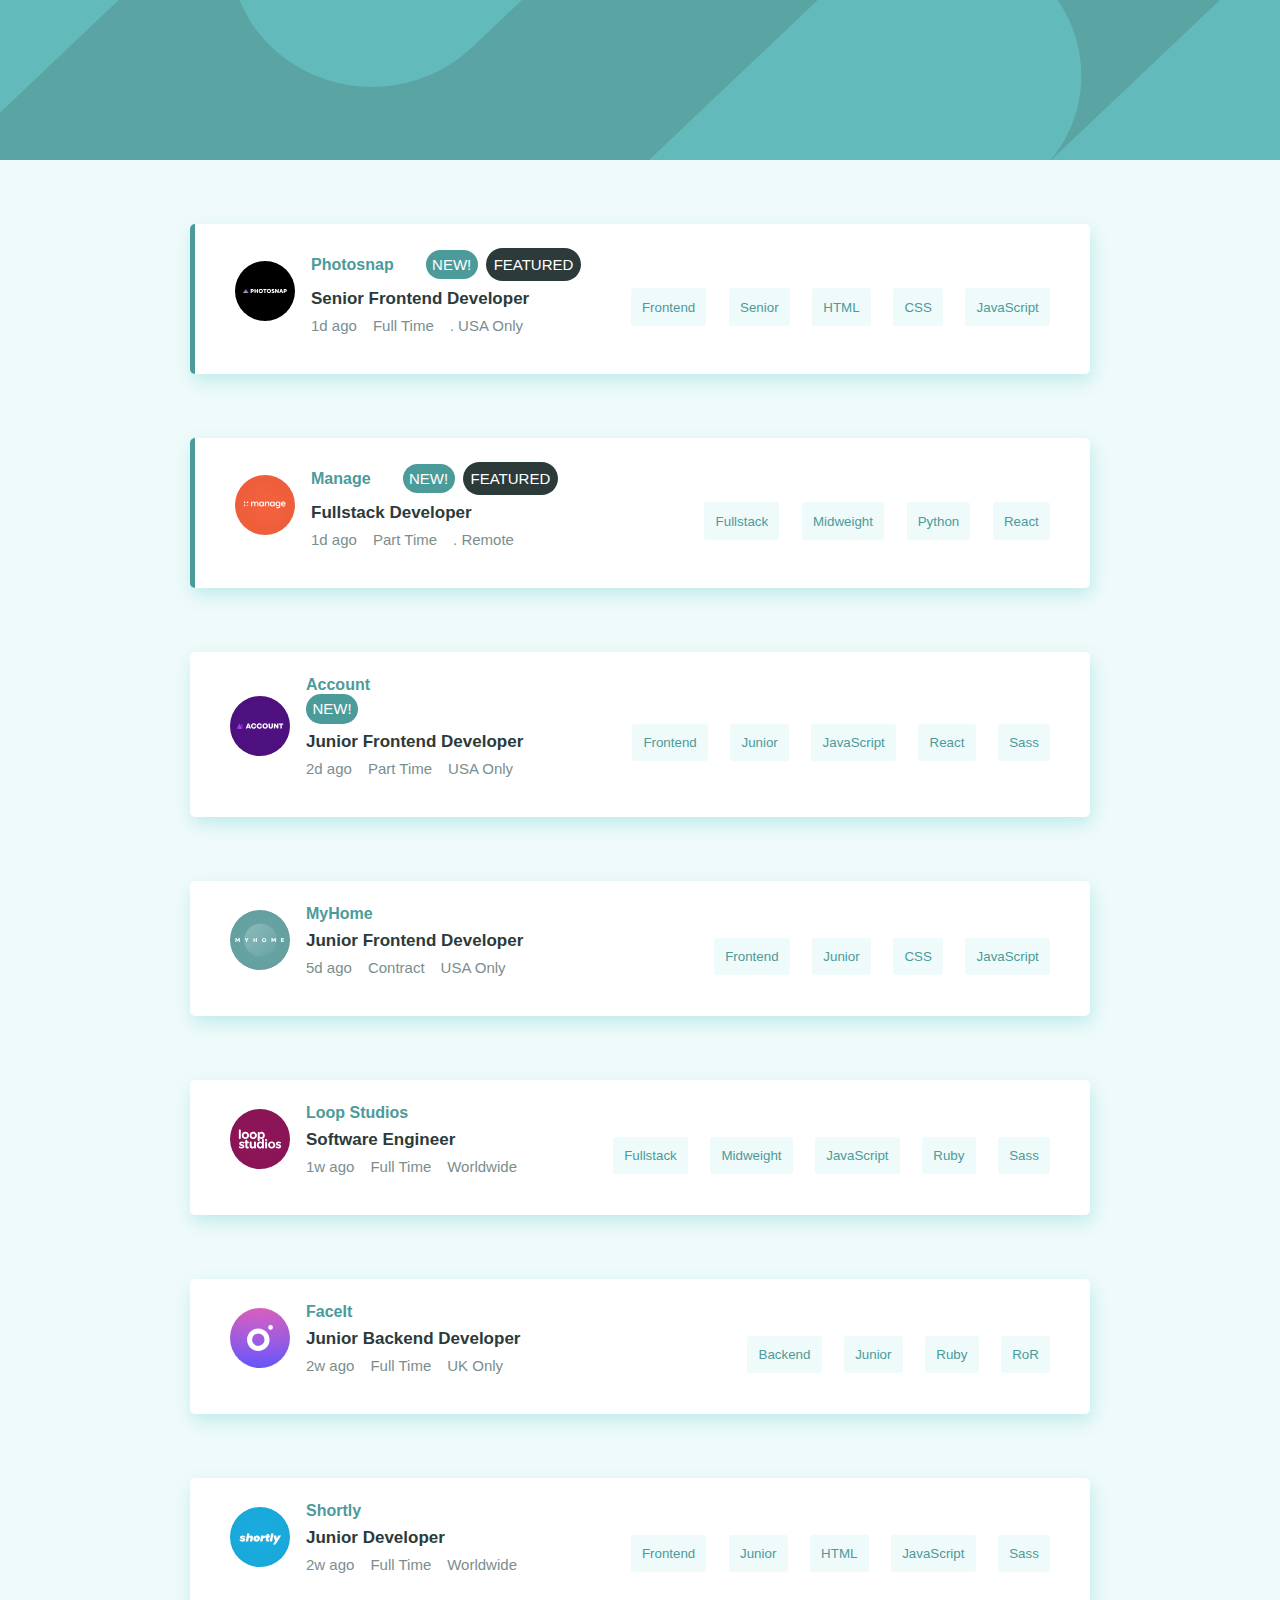
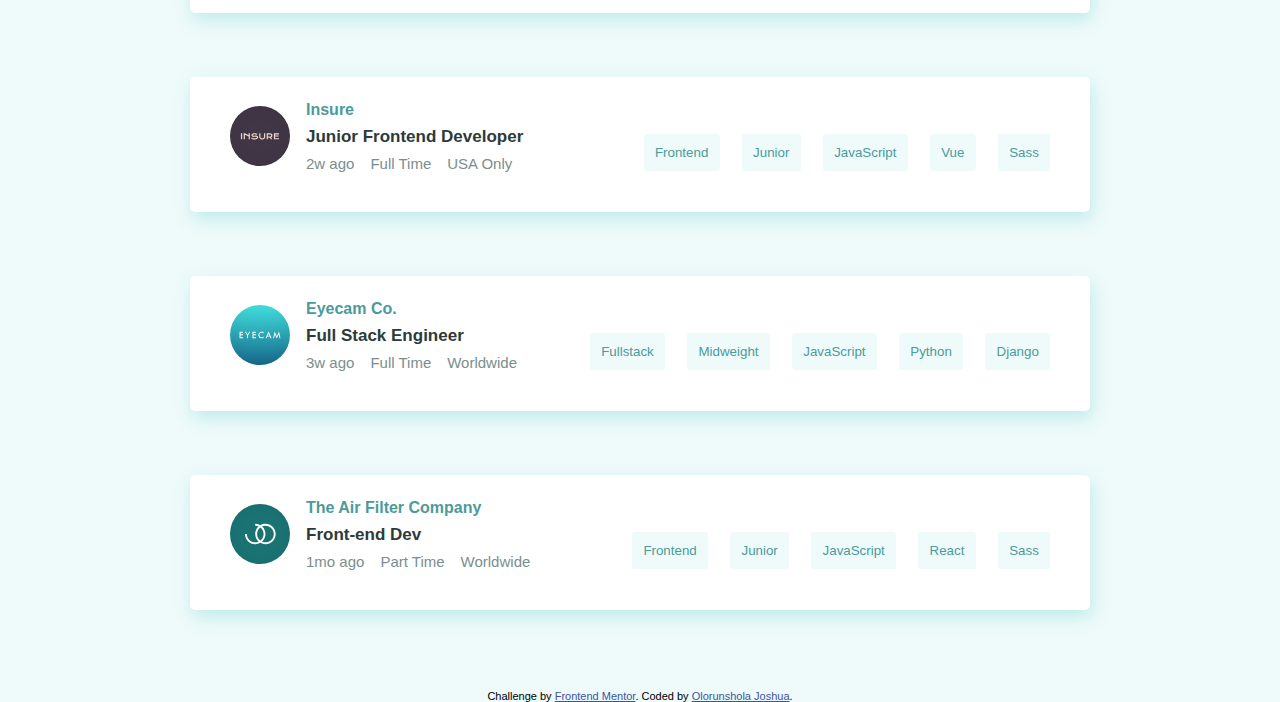
<file: joblisting/index.html>
<!DOCTYPE html>
<html lang="en">
<head>
  <meta charset="UTF-8">
  <meta name="viewport" content="width=device-width, initial-scale=1.0"> <!-- displays site properly based on user's device -->

  <link rel="icon" type="image/png" sizes="32x32" href="./images/favicon-32x32.png">
  
  <title>Frontend Mentor | Job Listings</title>
  <link rel="stylesheet" href="style.css">
</head>
<body>
  <header></header>
  <div class="container">
    <div class="filter_box">
      <div class="filter_items"></div>
      <p class="clear">Clear</p>
    </div>
    <ul></ul>
  </div>
  <script src="mainjs.js"></script>
  <div class="attribution">
    Challenge by <a href="https://www.frontendmentor.io?ref=challenge" target="_blank">Frontend Mentor</a>. 
    Coded by <a href="#">Olorunshola Joshua</a>.
  </div>
   </div>
</body>
</html>
</file>
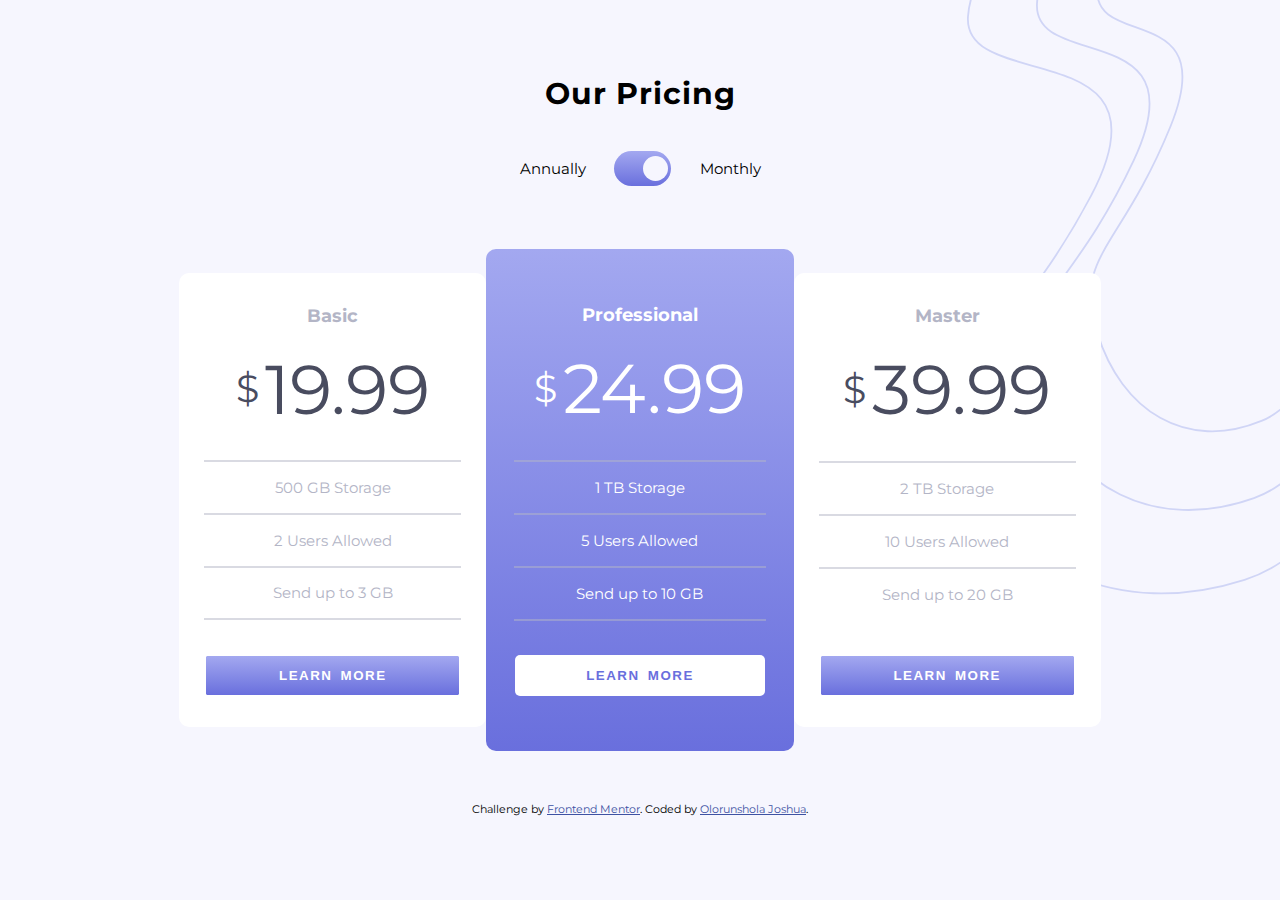
<file: pricingcomponent/index.html>
<!DOCTYPE html>
<html lang="en">
<head>
  <meta charset="UTF-8">
  <meta name="viewport" content="width=device-width, initial-scale=1.0"> <!-- displays site properly based on user's device -->

  <link rel="icon" type="image/png" sizes="32x32" href="./images/favicon-32x32.png">
  <link rel="stylesheet" href="style.css">
  
  <title>Frontend Mentor | [Pricing component with toggle]</title>

  <!-- Feel free to remove these styles or customise in your own stylesheet 👍
  <style>
    .attribution { font-size: 11px; text-align: center; }
    .attribution a { color: hsl(228, 45%, 44%); }
  </style>
</head> -->
<body>
  <header>
    <h1>Our Pricing</h1>
    <nav>
      <p>Annually</p>
      <button class="toggle monthly">
        <div class="toggle_btn"></div>
      </button>
      <p>Monthly</p>
    </nav>
  </header>
  <main>
    <div class="container">
      <div class="pricing basic">
        <h2>Basic</h2>
        <p class="basic_price"><span> &dollar;</span>19.99</p>
        <ul>
          <hr>
          <li>500 GB Storage</li>
          <hr>
          <li>2 Users Allowed</li>
          <hr>
          <li>Send up to 3 GB</li>
          <hr>
        </ul>
        <button>Learn More</button>
      </div>
      <div class="pricing professional">
        <h2>Professional</h2>
        <p class="professional_price"><span>&dollar;</span>24.99</p>
        <ul>
          <hr>
          <li>1 TB Storage</li>
          <hr>
          <li>5 Users Allowed</li>
          <hr>
          <li>Send up to 10 GB</li>
          <hr>
        </ul>
        <button>Learn More</button>
      </div>
      <div class="pricing master">
        <h2>Master</h2>
        <p class="master_price"><span>&dollar;</span>39.99</p>
        <ul>
          <hr>
          <li>2 TB Storage</li>
          <hr>
          <li>10 Users Allowed</li>
          <hr>
          <li>Send up to 20 GB</li>
        </ul>
        <button>Learn More</button>
      </div>
    </div>
  </main>
  <script src="mainjs.js"></script>  
  <div class="attribution">
    Challenge by <a href="https://www.frontendmentor.io?ref=challenge" target="_blank">Frontend Mentor</a>. 
    Coded by <a href="#">Olorunshola Joshua</a>.
  </div>
</body>
</html>
</file>
<file: joblisting/style.css>
*, *::before, *::after 
{
  box-sizing: border-box;
  margin: 0;
  padding: 0;
}

body 
{
  width: 100%;
  min-height: 100vh;
  background-color: hsl(180, 52%, 96%);
  font-size: 15px;
  font-family: "League Spartan", sans-serif;
}

header 
{
  background-color: hsl(180, 29%, 50%);
  background-image: url(./images/bg-header-mobile.svg);
  background-repeat: no-repeat;
  background-position: center;
  background-size: cover;
  height: 10rem;
  display: block;
}

.container 
{
  display: flex;
  flex-direction: column;
  justify-content: center;
  align-items: center;
  padding: 0 0 5rem 0;
}

ul 
{
  list-style: none;
}

.job 
{
  display: flex;
  flex-direction: column;
  background-color: #fff;
  max-width: 350px;
  margin-top: 4rem;
  border-radius: 5px;
  padding: 1.5rem;
  box-shadow: 2px 7px 17px 0px rgb(191, 235, 235);
}

#select1, #select2 
{
  border-left: 5px solid rgb(75, 155, 155);
}

.job_info 
{
  padding: 1rem;
  position: relative;
  padding-top: 1rem;
  display: flex;
  flex-direction: column;
}

.logo 
{
  position: absolute;
  top: -3.5rem;
  width: 60px;
  height: 60px;
}

.company 
{
  font-size: 16px;
  color: rgb(75, 155, 155);
}

.new 
{
  background-color: rgb(75, 155, 155);
  color: #fff;
  border-radius: 17px;
  text-transform: uppercase;
  padding: 0.4rem;
}

.featured 
{
  text-transform: uppercase;
  padding: 0.5rem;
  border-radius: 18px;
  color: #fff;
  background-color: hsl(180, 14%, 20%);
}

.company_details 
{
  display: flex;
  align-items: center;
  gap: 2rem;
}

.company_features 
{
  display: flex;
  align-items: center;
  gap: 0.5rem;
  text-align: center;
}

.job_position 
{
  margin: 1rem 0;
}

.position 
{
  color: hsl(180, 14%, 20%);
  font-weight: 700;
  font-size: 17px;
}

.job_posting 
{
  display: flex;
  align-items: center;
  gap: 1rem;
  font-weight: 500;
  color: hsl(180, 8%, 52%);
}

.contract 
{
  display: flex;
  align-items: center;
  justify-content: center;
  align-items: center;
  justify-content: center;
}

.requirements 
{
  padding: 1rem;
  display: flex;
  align-items: center;
  column-gap: 1.4rem;
  row-gap: 1rem;
  flex-wrap: wrap;
  font-weight: 700;
  margin-top: 1rem;
  padding-top: 1rem;
}

.skills, .tools, .role, .level 
{
  border: 0;
  padding: 0.7rem;
  border-radius: 3px;
  color: rgb(75, 155, 155);
  background-color: hsl(180, 52%, 96%);
}

.filter_box
{
  position: relative;
  top: -2rem;
  width: 100%;
  padding: 1rem;
  display: flex;
  align-items: center;
  justify-content: space-between;
  border-radius: 5px;
  display: none;
  background-color: #fff;
  max-width: 350px;
  box-shadow: 2px 7px 17px 0px rgb(191, 235, 235);
}

.filtered
{
  display: none;
   
}

.filter_items 
{
  display: flex;
  gap: 1rem;
  flex-wrap: wrap;
  border-radius: 5px;
}

.filter_items li 
{
  list-style: none;
  display: flex;
  justify-content: space-between;
  border-radius: 5px;
  color: rgb(75, 155, 155);
  background-color: hsl(180, 52%, 96%);
}

.search
{
  padding: 0.5rem;
   font-weight: 500;
}

.filter_box img 
{
  background-color: rgb(75, 155, 155);
  max-width: 100%;
  display: block;
  padding: 0.5rem;
  border-top-right-radius: 5px;
  border-bottom-right-radius: 5px;
}

.clear
{
  padding: 0;
  font-weight: 500;
}

.attribution {
  font-size: 11px;
  text-align: center;
}

.attribution a 
{
  color: hsl(228, 45%, 44%);
}


@media (min-width: 70rem) 
{
    header 
    {
      background-image: url(./images/bg-header-desktop.svg);
    }
    .filter_box 
    {
        min-width: 900px;
    }
    .filter_box img:hover
    {
      background-color: black;
      cursor: pointer;
    }
    .position:hover,.clear:hover
    {
      cursor: pointer;
      color: rgb(75, 155, 155);
    }
    .clear:hover
    {
        border-bottom: 1px solid ;  
    }
    .skills:hover,.tools:hover,.role:hover, .level:hover
    {
      cursor: pointer;
      color: #fff;
      background-color: rgb(75, 155, 155);
    }
    .job_info 
    {
      flex-direction: row;
      gap: 1rem;
      align-items: center;
      padding-top: 0;
    }
    .job 
    {
      min-width: 900px;
      flex-direction: row;
      align-items: center;
      justify-content: space-between;
    }
    .logo 
    {
      position: relative;
      top: auto;
    }
    .job_position 
    {
      margin: 0.5rem 0;
    }
    .job_info 
    {
      border: 0;
      margin-top: 0;
      padding-top: 0;
    }
  }
</file>
<file: pricingcomponent/style.css>
@import url("https://fonts.googleapis.com/css2?family=Montserrat:wght@700&display=swap");
* {
    margin: 0;
    padding: 0;
}
  
html {
    font-size: 15px;
  }

main {
    width: 100%;
    margin: 0 auto;
    text-align: center;
    margin-top: 5rem;
    margin-bottom: 5rem;
  }
  
h1 {
    color: var(--grayish-blue);
    font-size: 2rem;
    font-weight: 700;
    letter-spacing: 1px;
  }

body {
    box-sizing: border-box;
    background-image: url(images/bg-top.svg);
    background-color: hsl(240, 78%, 98%);
    background-repeat: no-repeat;
    background-size: 26.5%;
    background-position: top 0 right -1rem, bottom -4.7rem left -1.9rem;
    font-family: "Montserrat", sans-serif;;
  }

header {
    display: flex;
    flex-direction: column;
    margin: 0 auto;
    justify-content: center;
    align-items: center;
    padding: 5rem;
    padding-bottom: 0;
    gap: 2.6rem;
  }

nav {
    display: inline-flex;
    flex-direction: row;
    gap: 1.9rem;
    align-items: center;
  }

.toggle {
    border: none;
    position: relative;
    display: inline-flex;
    align-items: center;
    cursor: pointer;
    width: 3.8rem;
    height: 2.3rem;
    border-radius: 25px;
    background: linear-gradient(hsl(236, 72%, 79%), hsl(237, 63%, 64%));
  }

.toggle_btn {
    cursor: pointer;
    position: relative;
    width: 1.7rem;
    height: 1.7rem;
    margin: 5%;
    border-radius: 50%;
    background-color: hsl(240, 78%, 98%);
  }

.toggle.monthly {
    justify-content: flex-end;
    align-content: flex-end;
  }
  
  /* .toggle.anually {
    justify-content: flex-start;
    align-content: flex-start;
  } */

  /* .toggle-section p {
    color: var(--light-grayish-blue);
  } */

.container {
    display: grid;
    width: 72%;
    grid-template-columns: repeat(3, 1fr);
    margin: 0 auto;
    margin-top: 5.8rem;
  }

.pricing {
    display: grid;
    grid-template-columns: 1fr;
    align-items: center;
    border-radius: 10px;
    padding: 2.1rem 0.8rem;
  }

.pricing h2 {
    font-size: 1.23rem;
    font-weight: 700;
  }

.pricing p {
    display: flex;
    align-items: center;
    gap: 6px;
    margin: 0 auto;
    font-size: 4.6rem;
  }
 .pricing span{
    font-size: 2.5rem;
  }

.basic, .master {
  background-color: white;
  gap: 1.3rem;
}

.basic p, .master p {
    color: hsl(232, 13%, 33%);
}

.professional {
    background: linear-gradient(hsl(236, 72%, 79%), hsl(237, 63%, 64%));
    color: white;
    margin-top: -1.6rem;
    margin-bottom: -1.6rem;
    padding: 3rem 1rem;
  }

.basic h2,
.basic li,
.master h2,
.master li {
  color: hsl(234, 14%, 74%);
}

hr {
    width: 90%;
    border-width: 0.5px;
    margin: 0 auto;
    border-color: transparent;
    border-color: hsl(234, 14%, 74%);
    border-style: solid;
    opacity: 0.5;
  }
  .pricing ul {
    list-style: none;
    margin-top: 10px;
  }
  
  .pricing ul li {
    padding: 1.06rem;
  }
  
  .pricing button {
    cursor: pointer;
    width: 90%;
    margin: 0 auto;
    margin-top: 1rem;
    border-radius: 5px;
    border-color: transparent;
    border-style: solid;
    border-width: 1px;
    padding: 0.8rem;
    text-transform: uppercase;
    letter-spacing: 1.5px;
    word-spacing: 3px;
    font-weight: 700;
    text-align: center;
  }

  .professional button {
    color: hsl(237, 63%, 64%);
    background-color: white;
  }
  .basic button,
  .master button {
    color: white;
    background: linear-gradient(hsl(236, 72%, 79%), hsl(237, 63%, 64%));
    background-repeat: no-repeat;
  }
  .basic button,
  .professional button,
  .master button {
    transition: all ease-in-out 0.3s;
  }

.basic button:hover,
.professional button:hover,
.master button:hover {
    background: transparent;
    border-color: hsl(234, 14%, 74%);
    color: hsl(237, 63%, 64%);
    border-width: 1px;
    transition: all ease-in-out 0.3s;
  }

  .professional button:hover {
    background-color: transparent;
    border-color: white;
    color: white;
    border-width: 1px;
    transition: all ease-in-out 0.3s;
  }

  .attribution {
    font-size: 11px;
    text-align: center;
  }
  
  .attribution a 
  {
    color: hsl(228, 45%, 44%);
  }
</file>
